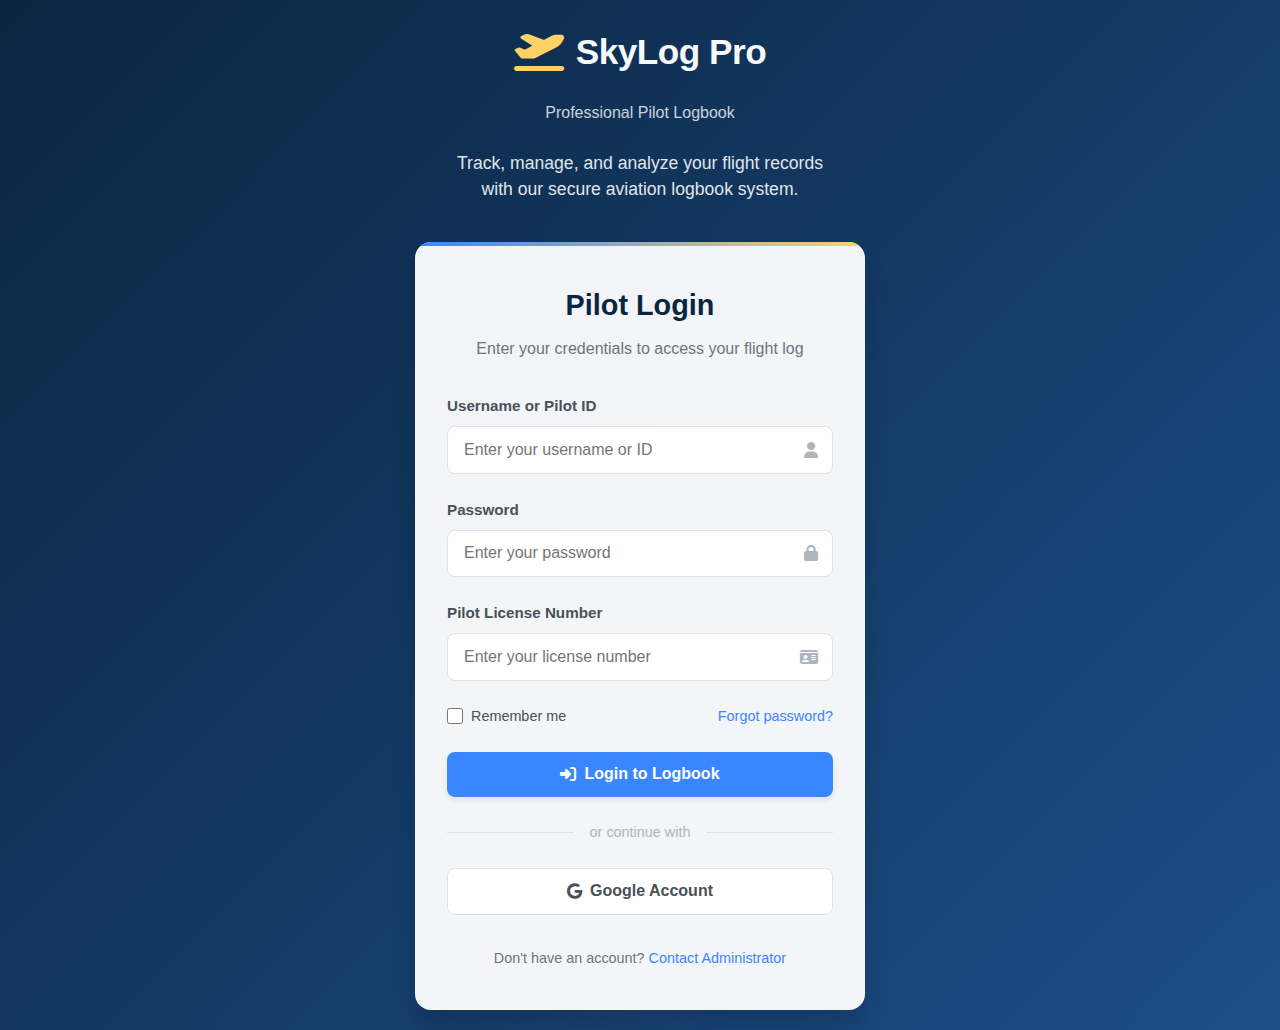
<file: index.html>
<!DOCTYPE html>
<html lang="en">
<head>
    <meta charset="UTF-8">
    <meta name="viewport" content="width=device-width, initial-scale=1.0">
    <title>SkyLog Pro | Pilot Login</title>
    <link rel="stylesheet" href="https://cdnjs.cloudflare.com/ajax/libs/font-awesome/6.4.0/css/all.min.css">
    <style>
        :root {
            --primary: #0a2540;
            --secondary: #1d4e89;
            --accent: #3a86ff;
            --gold: #ffd166;
            --light: #f8f9fa;
            --dark: #212529;
            --success: #06d6a0;
            --danger: #ef476f;
            --gray-100: #f8f9fa;
            --gray-200: #e9ecef;
            --gray-300: #dee2e6;
            --gray-400: #ced4da;
            --gray-500: #adb5bd;
            --gray-600: #6c757d;
            --gray-700: #495057;
            --gray-800: #343a40;
            --gray-900: #212529;
            --shadow-sm: 0 2px 4px rgba(0,0,0,0.05);
            --shadow: 0 4px 6px rgba(0,0,0,0.07);
            --shadow-lg: 0 10px 15px rgba(0,0,0,0.1);
            --shadow-xl: 0 20px 25px rgba(0,0,0,0.15);
            --border-radius: 8px;
            --border-radius-lg: 12px;
            --border-radius-xl: 16px;
            --transition: all 0.3s ease;
        }

        * {
            margin: 0;
            padding: 0;
            box-sizing: border-box;
            font-family: 'Inter', 'Segoe UI', Tahoma, Geneva, Verdana, sans-serif;
        }

        body {
            background: linear-gradient(135deg, #0a2540 0%, #1d4e89 100%);
            color: var(--light);
            line-height: 1.6;
            min-height: 100vh;
            display: flex;
            flex-direction: column;
            justify-content: center;
            align-items: center;
            padding: 20px;
            position: relative;
            overflow-x: hidden;
        }

        body::before {
            content: '';
            position: absolute;
            top: 0;
            left: 0;
            width: 100%;
            height: 100%;
            background: url('https://cdn.pixabay.com/photo/2018/09/25/17/14/airplane-3702676_960_720.jpg') no-repeat center center;
            background-size: cover;
            opacity: 0.15;
            z-index: -1;
        }

        .container {
            max-width: 450px;
            width: 100%;
            margin: 0 auto;
        }

        /* Header Styles */
        .login-header {
            text-align: center;
            margin-bottom: 2.5rem;
        }

        .logo {
            display: flex;
            align-items: center;
            justify-content: center;
            gap: 12px;
            margin-bottom: 1rem;
        }

        .logo-icon {
            font-size: 2.5rem;
            color: var(--gold);
        }

        .logo-text {
            font-size: 2.2rem;
            font-weight: 700;
            letter-spacing: -0.5px;
        }

        .logo-subtitle {
            font-size: 1rem;
            opacity: 0.8;
            font-weight: 400;
            margin-bottom: 1.5rem;
        }

        .login-tagline {
            font-size: 1.1rem;
            max-width: 400px;
            margin: 0 auto;
            opacity: 0.9;
            line-height: 1.5;
        }

        /* Login Card Styles */
        .login-card {
            background: rgba(255, 255, 255, 0.95);
            border-radius: var(--border-radius-xl);
            padding: 2.5rem 2rem;
            box-shadow: var(--shadow-xl);
            color: var(--dark);
            position: relative;
            overflow: hidden;
        }

        .login-card::before {
            content: '';
            position: absolute;
            top: 0;
            left: 0;
            width: 100%;
            height: 4px;
            background: linear-gradient(90deg, var(--accent), var(--gold));
        }

        .login-title {
            font-size: 1.8rem;
            font-weight: 700;
            margin-bottom: 0.5rem;
            color: var(--primary);
            text-align: center;
        }

        .login-subtitle {
            text-align: center;
            margin-bottom: 2rem;
            color: var(--gray-600);
            font-size: 1rem;
        }

        .form-group {
            margin-bottom: 1.5rem;
        }

        .form-label {
            display: block;
            margin-bottom: 0.5rem;
            font-weight: 600;
            color: var(--gray-700);
            font-size: 0.95rem;
        }

        .form-control {
            width: 100%;
            padding: 0.85rem 1rem;
            border: 1px solid var(--gray-300);
            border-radius: var(--border-radius);
            font-size: 1rem;
            transition: var(--transition);
            background: white;
            color: var(--gray-800);
        }

        .form-control:focus {
            outline: none;
            border-color: var(--accent);
            box-shadow: 0 0 0 3px rgba(58, 134, 255, 0.15);
        }

        .input-with-icon {
            position: relative;
        }

        .input-icon {
            position: absolute;
            right: 15px;
            top: 50%;
            transform: translateY(-50%);
            color: var(--gray-500);
        }

        .form-options {
            display: flex;
            justify-content: space-between;
            align-items: center;
            margin-bottom: 1.5rem;
            flex-wrap: wrap;
            gap: 0.5rem;
        }

        .remember-me {
            display: flex;
            align-items: center;
            gap: 0.5rem;
            font-size: 0.9rem;
            color: var(--gray-700);
        }

        .remember-me input {
            width: 16px;
            height: 16px;
        }

        .forgot-password {
            color: var(--accent);
            text-decoration: none;
            font-size: 0.9rem;
            font-weight: 500;
            transition: var(--transition);
        }

        .forgot-password:hover {
            color: var(--secondary);
            text-decoration: underline;
        }

        .btn {
            width: 100%;
            padding: 0.85rem 1.5rem;
            border: none;
            border-radius: var(--border-radius);
            font-size: 1rem;
            font-weight: 600;
            cursor: pointer;
            transition: var(--transition);
            display: flex;
            align-items: center;
            justify-content: center;
            gap: 8px;
        }

        .btn-primary {
            background: var(--accent);
            color: white;
            box-shadow: var(--shadow);
        }

        .btn-primary:hover {
            background: #2a75e6;
            transform: translateY(-2px);
            box-shadow: var(--shadow-lg);
        }

        .btn-google {
            background: white;
            color: var(--gray-700);
            border: 1px solid var(--gray-300);
            margin-top: 1rem;
        }

        .btn-google:hover {
            background: var(--gray-100);
            transform: translateY(-2px);
            box-shadow: var(--shadow);
        }

        .login-divider {
            display: flex;
            align-items: center;
            margin: 1.5rem 0;
            color: var(--gray-500);
        }

        .login-divider::before,
        .login-divider::after {
            content: '';
            flex: 1;
            height: 1px;
            background: var(--gray-300);
        }

        .login-divider span {
            padding: 0 1rem;
            font-size: 0.9rem;
        }

        .login-footer {
            text-align: center;
            margin-top: 2rem;
            color: var(--gray-600);
            font-size: 0.9rem;
        }

        .login-footer a {
            color: var(--accent);
            text-decoration: none;
            font-weight: 500;
            transition: var(--transition);
        }

        .login-footer a:hover {
            color: var(--secondary);
            text-decoration: underline;
        }

        /* Alert Styles */
        .alert {
            padding: 0.75rem 1rem;
            border-radius: var(--border-radius);
            margin-bottom: 1.5rem;
            display: flex;
            align-items: center;
            gap: 0.5rem;
            font-size: 0.9rem;
        }

        .alert-danger {
            background: rgba(239, 71, 111, 0.1);
            color: var(--danger);
            border: 1px solid rgba(239, 71, 111, 0.2);
        }

        .alert-success {
            background: rgba(6, 214, 160, 0.1);
            color: var(--success);
            border: 1px solid rgba(6, 214, 160, 0.2);
        }

        /* Demo Credentials */
        .demo-credentials {
            background: rgba(10, 37, 64, 0.05);
            border-radius: var(--border-radius);
            padding: 1rem;
            margin-top: 1.5rem;
            font-size: 0.85rem;
            color: var(--gray-700);
        }

        .demo-title {
            font-weight: 600;
            margin-bottom: 0.5rem;
            color: var(--primary);
        }

        .demo-item {
            margin-bottom: 0.25rem;
        }

        /* Animation */
        @keyframes fadeIn {
            from { opacity: 0; transform: translateY(10px); }
            to { opacity: 1; transform: translateY(0); }
        }

        .fade-in {
            animation: fadeIn 0.5s ease forwards;
        }

        /* Responsive Design */
        @media (max-width: 480px) {
            .login-card {
                padding: 2rem 1.5rem;
            }
            
            .logo-text {
                font-size: 1.8rem;
            }
            
            .logo-icon {
                font-size: 2rem;
            }
            
            .login-title {
                font-size: 1.5rem;
            }
            
            .form-options {
                flex-direction: column;
                align-items: flex-start;
            }
        }

        /* Loading State */
        .btn-loading {
            position: relative;
            color: transparent;
        }

        .btn-loading::after {
            content: '';
            position: absolute;
            width: 20px;
            height: 20px;
            top: 50%;
            left: 50%;
            margin-left: -10px;
            margin-top: -10px;
            border: 2px solid rgba(255, 255, 255, 0.3);
            border-radius: 50%;
            border-top-color: white;
            animation: spin 1s ease infinite;
        }

        @keyframes spin {
            to { transform: rotate(360deg); }
        }
    </style>
</head>
<body>
    <div class="container">
        <div class="login-header fade-in">
            <div class="logo">
                <div class="logo-icon">
                    <i class="fas fa-plane-departure"></i>
                </div>
                <div class="logo-text">SkyLog Pro</div>
            </div>
            <div class="logo-subtitle">Professional Pilot Logbook</div>
            <p class="login-tagline">Track, manage, and analyze your flight records with our secure aviation logbook system.</p>
        </div>

        <div class="login-card fade-in">
            <h1 class="login-title">Pilot Login</h1>
            <p class="login-subtitle">Enter your credentials to access your flight log</p>

            <div id="alertContainer"></div>

            <form id="loginForm">
                <div class="form-group">
                    <label for="username" class="form-label">Username or Pilot ID</label>
                    <div class="input-with-icon">
                        <input type="text" id="username" class="form-control" placeholder="Enter your username or ID" required>
                        <i class="fas fa-user input-icon"></i>
                    </div>
                </div>

                <div class="form-group">
                    <label for="password" class="form-label">Password</label>
                    <div class="input-with-icon">
                        <input type="password" id="password" class="form-control" placeholder="Enter your password" required>
                        <i class="fas fa-lock input-icon"></i>
                    </div>
                </div>

                <div class="form-group">
                    <label for="license" class="form-label">Pilot License Number</label>
                    <div class="input-with-icon">
                        <input type="text" id="license" class="form-control" placeholder="Enter your license number" required>
                        <i class="fas fa-id-card input-icon"></i>
                    </div>
                </div>

                <div class="form-options">
                    <div class="remember-me">
                        <input type="checkbox" id="remember">
                        <label for="remember">Remember me</label>
                    </div>
                    <a href="#" class="forgot-password">Forgot password?</a>
                </div>

                <button type="submit" class="btn btn-primary" id="loginBtn">
                    <i class="fas fa-sign-in-alt"></i> Login to Logbook
                </button>

                <div class="login-divider">
                    <span>or continue with</span>
                </div>

                <button type="button" class="btn btn-google">
                    <i class="fab fa-google"></i> Google Account
                </button>
            </form>

            <!--
            <div class="demo-credentials">
                <div class="demo-title">Demo Credentials (for testing):</div>
                <div class="demo-item"><strong>Username:</strong> pilot123</div>
                <div class="demo-item"><strong>Password:</strong> flysafe2023</div>
                <div class="demo-item"><strong>License:</strong> FAA-789456123</div>
            </div>
            -->

            <div class="login-footer">
                Don't have an account? <a href="#">Contact Administrator</a>
            </div>
        </div>
    </div>

    <script>
       document.addEventListener('DOMContentLoaded', function() {
        const loginForm = document.getElementById('loginForm');
        const loginBtn = document.getElementById('loginBtn');
        const alertContainer = document.getElementById('alertContainer');

        // defensive check so failures are obvious
        if (!loginForm || !loginBtn || !alertContainer) {
            console.error('Missing element(s):',
                { loginForm: !!loginForm, loginBtn: !!loginBtn, alertContainer: !!alertContainer });
            return;
        }
        console.log('Login script initialized — redirect will go to "html/page.html"');

        // Demo credentials (kept for reference; login will accept anything)
        const validCredentials = {
            username: 'pilot123',
            password: 'flysafe2023',
            license: 'FAA-789456123'
        };

        // Function to show alert
        function showAlert(message, type) {
            alertContainer.innerHTML = `
                <div class="alert alert-${type} fade-in">
                    <i class="fas fa-${type === 'danger' ? 'exclamation-triangle' : 'check-circle'}"></i>
                    ${message}
                </div>
            `;

            // Auto remove alert after 5 seconds
            setTimeout(() => {
                const alert = document.querySelector('.alert');
                if (alert) {
                    alert.remove();
                }
            }, 5000);
        }

        // Function to simulate login process — accepts anything as successful
        function loginUser(username, password, license) {
            return new Promise((resolve) => {
                setTimeout(() => {
                    // Accept anything as a successful login (demo mode)
                    resolve({ success: true, message: 'Login successful!' });
                }, 1500); // Simulate API call delay
            });
        }

        // Handle form submission
        loginForm.addEventListener('submit', async function(e) {
            e.preventDefault();

            // Get form values
            const username = document.getElementById('username').value.trim();
            const password = document.getElementById('password').value;
            const license = document.getElementById('license').value.trim();

            // NOTE: validation removed so ANY input (including empty) will be accepted

            // Show loading state
            loginBtn.innerHTML = 'Authenticating...';
            loginBtn.classList.add('btn-loading');
            loginBtn.disabled = true;

            try {
                // Attempt login (now always successful)
                const result = await loginUser(username, password, license);

                if (result.success) {
                    showAlert(result.message, 'success');

                    // Store login state (in a real app, this would be a secure token)
                    localStorage.setItem('isLoggedIn', 'true');
                    localStorage.setItem('username', username);

                    // Redirect to main app after a brief delay (use lowercase folder and replace)
                    setTimeout(() => {
                        window.location.replace('html/page.html');
                    }, 1500);
                } else {
                    showAlert(result.message, 'danger');

                    // Reset button state
                    loginBtn.innerHTML = '<i class="fas fa-sign-in-alt"></i> Login to Logbook';
                    loginBtn.classList.remove('btn-loading');
                    loginBtn.disabled = false;
                }
            } catch (error) {
                console.error('Login error:', error);
                showAlert('An error occurred during login. Please try again.', 'danger');

                // Reset button state
                loginBtn.innerHTML = '<i class="fas fa-sign-in-alt"></i> Login to Logbook';
                loginBtn.classList.remove('btn-loading');
                loginBtn.disabled = false;
            }
        });

        // Check if user is already logged in (for demo purposes)
        const isLoggedIn = localStorage.getItem('isLoggedIn');
        if (isLoggedIn === 'true') {
            showAlert('You are already logged in. Redirecting...', 'success');
            setTimeout(() => {
                window.location.replace('html/page.html');
            }, 2000);
        }

        // Add input animations
        const inputs = document.querySelectorAll('.form-control');
        inputs.forEach(input => {
            input.addEventListener('focus', function() {
                this.parentElement.classList.add('focused');
            });

            input.addEventListener('blur', function() {
                if (this.value === '') {
                    this.parentElement.classList.remove('focused');
                }
            });
        });
    });
    </script>
</body>
</html>
</file>
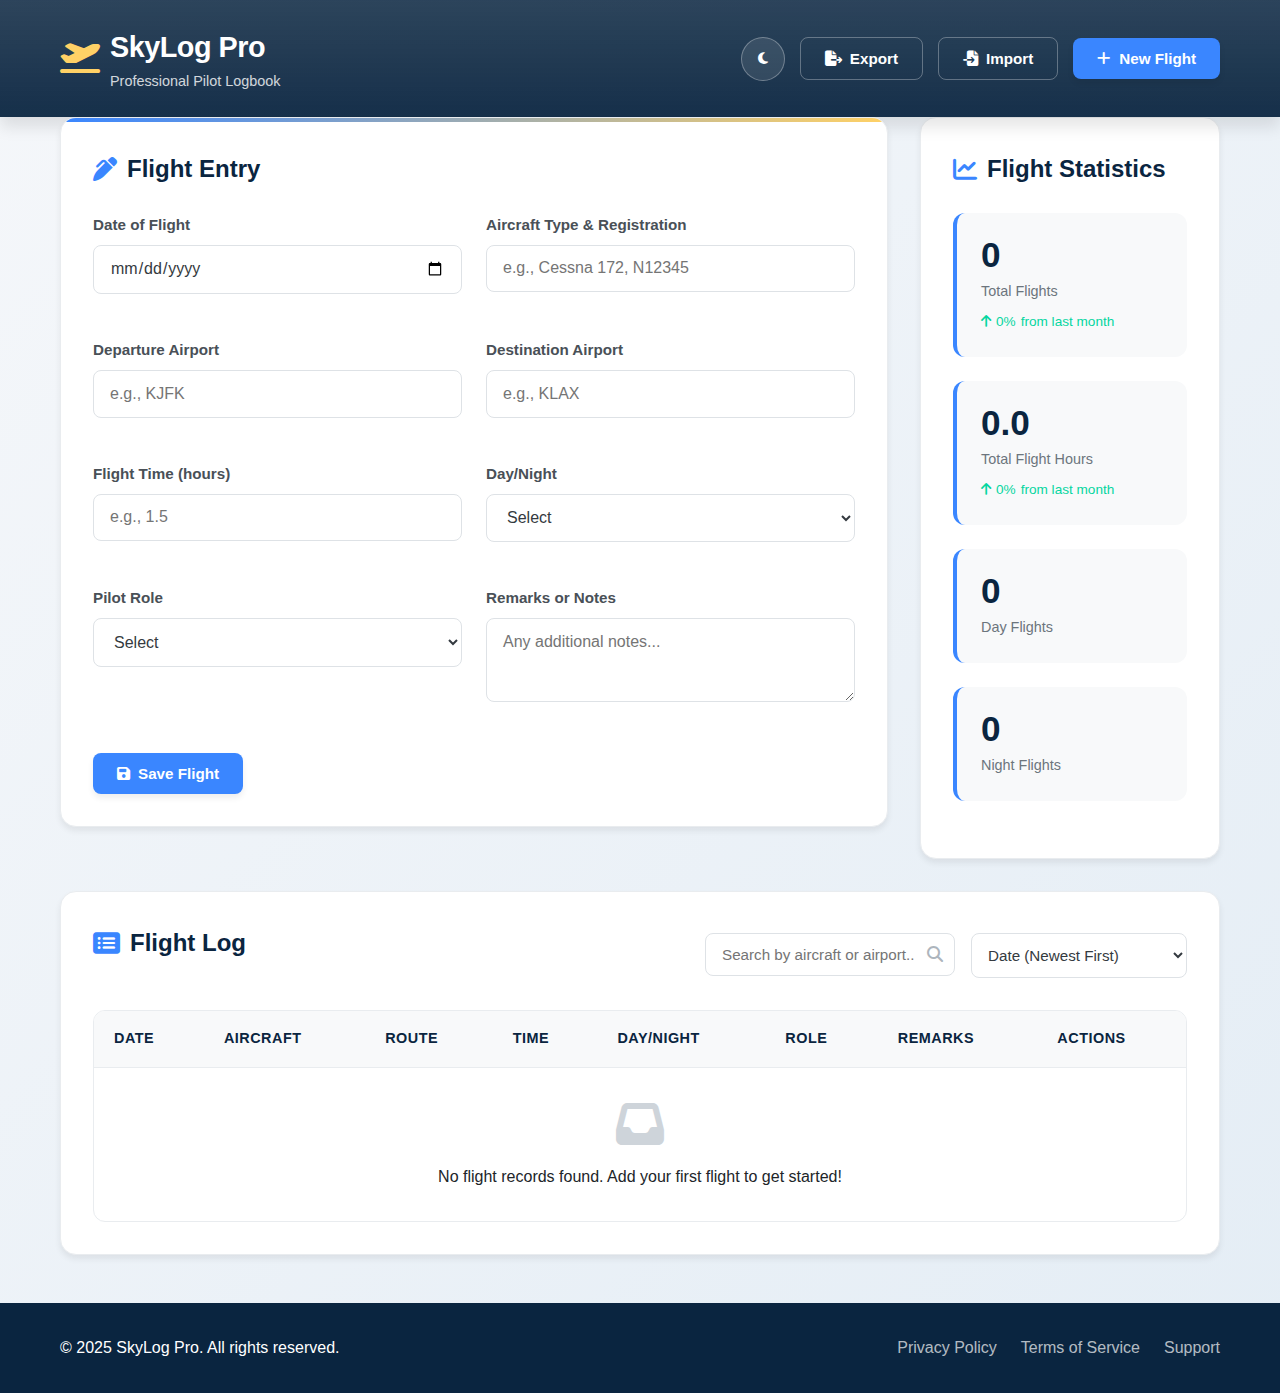
<file: html/page.html>
<!DOCTYPE html>
<html lang="en">
  <head>
    <meta charset="UTF-8" />
    <meta name="viewport" content="width=device-width, initial-scale=1.0" />
    <title>SkyLog Pro | Pilot Logbook</title>
    <link
      rel="stylesheet"
      href="https://cdnjs.cloudflare.com/ajax/libs/font-awesome/6.4.0/css/all.min.css"
    />
    <link rel="stylesheet" href="../css/styles.css" />
    <link rel="icon" href="favicon.ico" type="image/x-icon" />

    <script defer src="../js/script.js"></script>
  </head>

  <body>
    <header>
      <div class="container">
        <div class="header-content">
          <div class="logo">
            <div class="logo-icon">
              <i class="fas fa-plane-departure"></i>
            </div>
            <div>
              <div class="logo-text">SkyLog Pro</div>
              <div class="logo-subtitle">Professional Pilot Logbook</div>
            </div>
          </div>
          <div class="header-actions">
            <button
              class="theme-toggle"
              id="themeToggle"
              title="Toggle dark/light mode"
            >
              <i class="fas fa-moon" id="themeIcon"></i>
            </button>
            <button class="btn btn-outline" id="exportBtn">
              <i class="fas fa-file-export"></i> Export
            </button>
            <button class="btn btn-outline" id="importBtn">
              <i class="fas fa-file-import"></i> Import
            </button>
            <button class="btn btn-primary" id="newFlightBtn">
              <i class="fas fa-plus"></i> New Flight
            </button>
          </div>
        </div>
      </div>
    </header>

    <main class="container">
      <div class="dashboard">
        <section class="form-section" id="formSection">
          <h2 class="section-title">
            <i class="fas fa-pen-alt"></i> Flight Entry
          </h2>
          <form id="flightForm">
            <div class="form-grid">
              <div class="form-group">
                <label for="date" class="form-label">Date of Flight</label>
                <input type="date" id="date" class="form-control" required />
              </div>
              <div class="form-group">
                <label for="aircraftType" class="form-label"
                  >Aircraft Type & Registration</label
                >
                <input
                  type="text"
                  id="aircraftType"
                  class="form-control"
                  placeholder="e.g., Cessna 172, N12345"
                  required
                />
              </div>
              <div class="form-group">
                <label for="departure" class="form-label"
                  >Departure Airport</label
                >
                <input
                  type="text"
                  id="departure"
                  class="form-control"
                  placeholder="e.g., KJFK"
                  required
                />
              </div>
              <div class="form-group">
                <label for="destination" class="form-label"
                  >Destination Airport</label
                >
                <input
                  type="text"
                  id="destination"
                  class="form-control"
                  placeholder="e.g., KLAX"
                  required
                />
              </div>
              <div class="form-group">
                <label for="flightTime" class="form-label"
                  >Flight Time (hours)</label
                >
                <input
                  type="number"
                  id="flightTime"
                  class="form-control"
                  min="0"
                  step="0.1"
                  placeholder="e.g., 1.5"
                  required
                />
              </div>
              <div class="form-group">
                <label for="dayNight" class="form-label">Day/Night</label>
                <select id="dayNight" class="form-control" required>
                  <option value="">Select</option>
                  <option value="Day">Day</option>
                  <option value="Night">Night</option>
                </select>
              </div>
              <div class="form-group">
                <label for="pilotRole" class="form-label">Pilot Role</label>
                <select id="pilotRole" class="form-control" required>
                  <option value="">Select</option>
                  <option value="PIC">Pilot in Command (PIC)</option>
                  <option value="Co-Pilot">Co-Pilot</option>
                  <option value="Student">Student</option>
                  <option value="Instructor">Instructor</option>
                </select>
              </div>
              <div class="form-group">
                <label for="remarks" class="form-label">Remarks or Notes</label>
                <textarea
                  id="remarks"
                  class="form-control"
                  rows="3"
                  placeholder="Any additional notes..."
                ></textarea>
              </div>
            </div>
            <div class="form-actions">
              <button type="submit" class="btn btn-primary" id="submitBtn">
                <i class="fas fa-save"></i> Save Flight
              </button>
              <button
                type="button"
                class="btn btn-secondary hidden"
                id="cancelBtn"
              >
                <i class="fas fa-times"></i> Cancel
              </button>
            </div>
          </form>
        </section>

        <section class="stats-section">
          <h2 class="section-title">
            <i class="fas fa-chart-line"></i> Flight Statistics
          </h2>
          <div class="stats-grid">
            <div class="stat-card">
              <div class="stat-value" id="totalFlights">0</div>
              <div class="stat-label">Total Flights</div>
              <div class="stat-change positive">
                <i class="fas fa-arrow-up"></i>
                <span id="flightsChange">0%</span> from last month
              </div>
            </div>
            <div class="stat-card">
              <div class="stat-value" id="totalHours">0.0</div>
              <div class="stat-label">Total Flight Hours</div>
              <div class="stat-change positive">
                <i class="fas fa-arrow-up"></i>
                <span id="hoursChange">0%</span> from last month
              </div>
            </div>
            <div class="stat-card">
              <div class="stat-value" id="dayFlights">0</div>
              <div class="stat-label">Day Flights</div>
            </div>
            <div class="stat-card">
              <div class="stat-value" id="nightFlights">0</div>
              <div class="stat-label">Night Flights</div>
            </div>
          </div>
        </section>
      </div>

      <section class="entries-section">
        <div class="section-header">
          <h2 class="section-title">
            <i class="fas fa-list-alt"></i> Flight Log
          </h2>
          <div class="search-sort">
            <div class="search-box">
              <input
                type="text"
                id="searchInput"
                placeholder="Search by aircraft or airport..."
              />
              <span class="search-icon"><i class="fas fa-search"></i></span>
            </div>
            <div class="sort-options">
              <select id="sortSelect">
                <option value="date-desc">Date (Newest First)</option>
                <option value="date-asc">Date (Oldest First)</option>
                <option value="time-desc">Flight Time (High to Low)</option>
                <option value="time-asc">Flight Time (Low to High)</option>
              </select>
            </div>
          </div>
        </div>

        <div class="table-container">
          <table id="flightsTable">
            <thead>
              <tr>
                <th>Date</th>
                <th>Aircraft</th>
                <th>Route</th>
                <th>Time</th>
                <th>Day/Night</th>
                <th>Role</th>
                <th>Remarks</th>
                <th>Actions</th>
              </tr>
            </thead>
            <tbody id="flightsTableBody">
              <!-- Flight entries -->
            </tbody>
          </table>
        </div>

        <div class="cards-container" id="flightsCardsContainer">
          <!-- Flight cards will be populated here for mobile view -->
        </div>
      </section>
    </main>

    <!-- Delete Confirmation Modal -->
    <div class="modal" id="deleteModal">
      <div class="modal-content">
        <div class="modal-header">
          <h3 class="modal-title">Confirm Deletion</h3>
          <button class="close-modal">&times;</button>
        </div>
        <div class="modal-body">
          <p>
            Are you sure you want to delete this flight record? This action
            cannot be undone.
          </p>
        </div>
        <div class="modal-footer">
          <button class="btn btn-secondary" id="cancelDelete">Cancel</button>
          <button class="btn btn-danger" id="confirmDelete">
            Delete Flight
          </button>
        </div>
      </div>
    </div>

    <!-- Export Modal -->
    <div class="modal" id="exportModal">
      <div class="modal-content">
        <div class="modal-header">
          <h3 class="modal-title">Export Flight Log</h3>
          <button class="close-modal">&times;</button>
        </div>
        <div class="modal-body">
          <p>Choose the format for exporting your flight log:</p>
          <div class="form-group mt-2">
            <label for="exportFormat" class="form-label">Export Format</label>
            <select id="exportFormat" class="form-control">
              <option value="csv">CSV (Comma Separated Values)</option>
              <option value="json">JSON (JavaScript Object Notation)</option>
            </select>
          </div>
        </div>
        <div class="modal-footer">
          <button class="btn btn-secondary" id="cancelExport">Cancel</button>
          <button class="btn btn-primary" id="confirmExport">
            Export Data
          </button>
        </div>
      </div>
    </div>

    <footer>
      <div class="container">
        <div class="footer-content">
          <div class="copyright">
            &copy; 2025 SkyLog Pro. All rights reserved.
          </div>
          <div class="footer-links">
            <a href="#">Privacy Policy</a>
            <a href="#">Terms of Service</a>
            <a href="#">Support</a>
          </div>
        </div>
      </div>
    </footer>
  </body>
</html>
</file>
<file: css/styles.css>
:root {
            --primary: #0a2540;
            --secondary: #1d4e89;
            --accent: #3a86ff;
            --gold: #ffd166;
            --light: #f8f9fa;
            --dark: #212529;
            --success: #06d6a0;
            --danger: #ef476f;
            --gray-100: #f8f9fa;
            --gray-200: #e9ecef;
            --gray-300: #dee2e6;
            --gray-400: #ced4da;
            --gray-500: #adb5bd;
            --gray-600: #6c757d;
            --gray-700: #495057;
            --gray-800: #343a40;
            --gray-900: #212529;
            --shadow-sm: 0 2px 4px rgba(0,0,0,0.05);
            --shadow: 0 4px 6px rgba(0,0,0,0.07);
            --shadow-lg: 0 10px 15px rgba(0,0,0,0.1);
            --shadow-xl: 0 20px 25px rgba(0,0,0,0.15);
            --border-radius: 8px;
            --border-radius-lg: 12px;
            --border-radius-xl: 16px;
            --transition: all 0.3s ease;
        }

        [data-theme="dark"] {
            --primary: #0d1b2a;
            --secondary: #1b3a4b;
            --accent: #3a86ff;
            --gold: #ffd166;
            --light: #1a1d21;
            --dark: #f8f9fa;
            --gray-100: #212529;
            --gray-200: #343a40;
            --gray-300: #495057;
            --gray-400: #6c757d;
            --gray-500: #adb5bd;
            --gray-600: #ced4da;
            --gray-700: #dee2e6;
            --gray-800: #e9ecef;
            --gray-900: #f8f9fa;
        }

        * {
            margin: 0;
            padding: 0;
            box-sizing: border-box;
            font-family: 'Inter', 'Segoe UI', Tahoma, Geneva, Verdana, sans-serif;
        }

        body {
            background: linear-gradient(135deg, #f5f7fa 0%, #e4edf5 100%);
            color: var(--dark);
            line-height: 1.6;
            min-height: 100vh;
            transition: var(--transition);
        }

        [data-theme="dark"] body {
            background: linear-gradient(135deg, #0a0e14 0%, #1a2530 100%);
        }

        .container {
            max-width: 1200px;
            margin: 0 auto;
            padding: 0 20px;
        }

        /* Header Styles */
        header {
            background: linear-gradient(rgba(10, 37, 64, 0.85), rgba(10, 37, 64, 0.95)), 
                        url('https://cdn.pixabay.com/photo/2019/09/05/15/25/airbus-4454338_1280.jpg');
            background-size: cover;
            background-position: center 30%;
            color: white;
            padding: 1.5rem 0;
            box-shadow: var(--shadow-lg);
            position: relative;
            overflow: hidden;
        }

        [data-theme="dark"] header {
            background: linear-gradient(rgba(13, 27, 42, 0.85), rgba(13, 27, 42, 0.95)), 
                        url('https://cdn.pixabay.com/photo/2019/09/05/15/25/airbus-4454338_1280.jpg');
        }

        .header-content {
            display: flex;
            justify-content: space-between;
            align-items: center;
            position: relative;
            z-index: 2;
        }

        .logo {
            display: flex;
            align-items: center;
            gap: 10px;
        }

        .logo-icon {
            font-size: 2rem;
            color: var(--gold);
        }

        .logo-text {
            font-size: 1.8rem;
            font-weight: 700;
            letter-spacing: -0.5px;
        }

        .logo-subtitle {
            font-size: 0.9rem;
            opacity: 0.8;
            font-weight: 400;
        }

        .header-actions {
            display: flex;
            gap: 15px;
            align-items: center;
        }

        .theme-toggle {
            background: rgba(255, 255, 255, 0.1);
            border: 1px solid rgba(255, 255, 255, 0.3);
            color: white;
            width: 44px;
            height: 44px;
            border-radius: 50%;
            display: flex;
            align-items: center;
            justify-content: center;
            cursor: pointer;
            transition: var(--transition);
        }

        .theme-toggle:hover {
            background: rgba(255, 255, 255, 0.2);
            transform: translateY(-2px);
        }

        .btn {
            padding: 0.75rem 1.5rem;
            border: none;
            border-radius: var(--border-radius);
            font-size: 0.95rem;
            font-weight: 600;
            cursor: pointer;
            transition: var(--transition);
            display: flex;
            align-items: center;
            gap: 8px;
        }

        .btn-primary {
            background: var(--accent);
            color: white;
            box-shadow: var(--shadow);
        }

        .btn-primary:hover {
            background: #2a75e6;
            transform: translateY(-2px);
            box-shadow: var(--shadow-lg);
        }

        .btn-outline {
            background: transparent;
            color: white;
            border: 1px solid rgba(255,255,255,0.3);
        }

        .btn-outline:hover {
            background: rgba(255,255,255,0.1);
            transform: translateY(-2px);
        }

        /* Main Content */
        main {
            padding: 2rem 0;
        }

        .dashboard {
            display: grid;
            grid-template-columns: 1fr 300px;
            gap: 2rem;
            margin-bottom: 2rem;
        }

        @media (max-width: 992px) {
            .dashboard {
                grid-template-columns: 1fr;
            }
        }

        /* Form Styles */
        .form-section {
            background: white;
            border-radius: var(--border-radius-xl);
            padding: 2rem;
            margin-bottom: 2rem;
            box-shadow: var(--shadow);
            border: 1px solid var(--gray-200);
            position: relative;
            overflow: hidden;
            transition: var(--transition);
        }

        [data-theme="dark"] .form-section {
            background: var(--gray-100);
            border-color: var(--gray-200);
        }

        .form-section::before {
            content: '';
            position: absolute;
            top: 0;
            left: 0;
            width: 100%;
            height: 4px;
            background: linear-gradient(90deg, var(--accent), var(--gold));
        }

        .section-title {
            display: flex;
            align-items: center;
            gap: 10px;
            margin-bottom: 1.5rem;
            color: var(--primary);
            transition: var(--transition);
        }

        [data-theme="dark"] .section-title {
            color: var(--gray-800);
        }

        .section-title i {
            color: var(--accent);
        }

        .form-grid {
            display: grid;
            grid-template-columns: repeat(auto-fit, minmax(250px, 1fr));
            gap: 1.5rem;
        }

        .form-group {
            margin-bottom: 1.25rem;
        }

        .form-label {
            display: block;
            margin-bottom: 0.5rem;
            font-weight: 600;
            color: var(--gray-700);
            font-size: 0.95rem;
            transition: var(--transition);
        }

        [data-theme="dark"] .form-label {
            color: var(--gray-600);
        }

        .form-control {
            width: 100%;
            padding: 0.85rem 1rem;
            border: 1px solid var(--gray-300);
            border-radius: var(--border-radius);
            font-size: 1rem;
            transition: var(--transition);
            background: white;
            color: var(--gray-800);
        }

        [data-theme="dark"] .form-control {
            background: var(--gray-200);
            border-color: var(--gray-300);
            color: var(--gray-800);
        }

        .form-control:focus {
            outline: none;
            border-color: var(--accent);
            box-shadow: 0 0 0 3px rgba(58, 134, 255, 0.15);
        }

        .form-actions {
            display: flex;
            gap: 1rem;
            margin-top: 1.5rem;
            flex-wrap: wrap;
        }

        .btn-success {
            background: var(--success);
            color: white;
        }

        .btn-success:hover {
            background: #05c290;
            transform: translateY(-2px);
        }

        .btn-danger {
            background: var(--danger);
            color: white;
        }

        .btn-danger:hover {
            background: #e63a62;
            transform: translateY(-2px);
        }

        /* Statistics Section */
        .stats-section {
            background: white;
            border-radius: var(--border-radius-xl);
            padding: 2rem;
            box-shadow: var(--shadow);
            border: 1px solid var(--gray-200);
            transition: var(--transition);
        }

        [data-theme="dark"] .stats-section {
            background: var(--gray-100);
            border-color: var(--gray-200);
        }

        .stats-grid {
            display: grid;
            grid-template-columns: 1fr;
            gap: 1.5rem;
        }

        .stat-card {
            background: var(--gray-100);
            padding: 1.5rem;
            border-radius: var(--border-radius-lg);
            border-left: 4px solid var(--accent);
            transition: var(--transition);
        }

        [data-theme="dark"] .stat-card {
            background: var(--gray-200);
        }

        .stat-card:hover {
            transform: translateY(-5px);
            box-shadow: var(--shadow);
        }

        .stat-value {
            font-size: 2.2rem;
            font-weight: 700;
            color: var(--primary);
            line-height: 1;
            margin-bottom: 0.5rem;
            transition: var(--transition);
        }

        [data-theme="dark"] .stat-value {
            color: var(--gray-800);
        }

        .stat-label {
            font-size: 0.9rem;
            color: var(--gray-600);
            font-weight: 500;
            transition: var(--transition);
        }

        .stat-change {
            display: flex;
            align-items: center;
            gap: 5px;
            font-size: 0.85rem;
            margin-top: 0.5rem;
        }

        .positive {
            color: var(--success);
        }

        .negative {
            color: var(--danger);
        }

        /* Entries Section */
        .entries-section {
            background: white;
            border-radius: var(--border-radius-xl);
            padding: 2rem;
            box-shadow: var(--shadow);
            border: 1px solid var(--gray-200);
            transition: var(--transition);
        }

        [data-theme="dark"] .entries-section {
            background: var(--gray-100);
            border-color: var(--gray-200);
        }

        .section-header {
            display: flex;
            justify-content: space-between;
            align-items: center;
            margin-bottom: 1.5rem;
            flex-wrap: wrap;
            gap: 1rem;
        }

        .search-sort {
            display: flex;
            gap: 1rem;
            flex-wrap: wrap;
        }

        .search-box {
            position: relative;
        }

        .search-box input {
            padding: 0.75rem 2.5rem 0.75rem 1rem;
            border: 1px solid var(--gray-300);
            border-radius: var(--border-radius);
            width: 250px;
            font-size: 0.95rem;
            transition: var(--transition);
            background: white;
            color: var(--gray-800);
        }

        [data-theme="dark"] .search-box input {
            background: var(--gray-200);
            border-color: var(--gray-300);
            color: var(--gray-800);
        }

        .search-box input:focus {
            outline: none;
            border-color: var(--accent);
            box-shadow: 0 0 0 3px rgba(58, 134, 255, 0.15);
        }

        .search-icon {
            position: absolute;
            right: 12px;
            top: 50%;
            transform: translateY(-50%);
            color: var(--gray-500);
        }

        .sort-options select {
            padding: 0.75rem;
            border: 1px solid var(--gray-300);
            border-radius: var(--border-radius);
            font-size: 0.95rem;
            background: white;
            cursor: pointer;
            color: var(--gray-800);
            transition: var(--transition);
        }

        [data-theme="dark"] .sort-options select {
            background: var(--gray-200);
            border-color: var(--gray-300);
            color: var(--gray-800);
        }

        /* Table Styles */
        .table-container {
            overflow-x: auto;
            border-radius: var(--border-radius-lg);
            border: 1px solid var(--gray-200);
            transition: var(--transition);
        }

        [data-theme="dark"] .table-container {
            border-color: var(--gray-200);
        }

        table {
            width: 100%;
            border-collapse: collapse;
        }

        th, td {
            padding: 1rem 1.25rem;
            text-align: left;
            border-bottom: 1px solid var(--gray-200);
            transition: var(--transition);
        }

        [data-theme="dark"] th, [data-theme="dark"] td {
            border-color: var(--gray-200);
        }

        th {
            background-color: var(--gray-100);
            color: var(--primary);
            font-weight: 600;
            font-size: 0.9rem;
            text-transform: uppercase;
            letter-spacing: 0.5px;
            transition: var(--transition);
        }

        [data-theme="dark"] th {
            background-color: var(--gray-200);
            color: var(--gray-700);
        }

        tr {
            transition: var(--transition);
        }

        tr:last-child td {
            border-bottom: none;
        }

        tr:hover {
            background-color: var(--gray-100);
        }

        [data-theme="dark"] tr:hover {
            background-color: var(--gray-200);
        }

        .actions {
            display: flex;
            gap: 0.5rem;
        }

        .btn-sm {
            padding: 0.5rem 0.75rem;
            font-size: 0.85rem;
            border-radius: var(--border-radius);
        }

        .btn-edit {
            background: rgba(58, 134, 255, 0.1);
            color: var(--accent);
            border: 1px solid rgba(58, 134, 255, 0.2);
        }

        .btn-edit:hover {
            background: var(--accent);
            color: white;
        }

        .btn-delete {
            background: rgba(239, 71, 111, 0.1);
            color: var(--danger);
            border: 1px solid rgba(239, 71, 111, 0.2);
        }

        .btn-delete:hover {
            background: var(--danger);
            color: white;
        }

        /* Card View for Mobile */
        .cards-container {
            display: none;
            grid-template-columns: repeat(auto-fill, minmax(300px, 1fr));
            gap: 1.5rem;
        }

        .flight-card {
            background: white;
            border-radius: var(--border-radius-lg);
            padding: 1.5rem;
            box-shadow: var(--shadow-sm);
            border: 1px solid var(--gray-200);
            transition: var(--transition);
            position: relative;
            overflow: hidden;
        }

        [data-theme="dark"] .flight-card {
            background: var(--gray-100);
            border-color: var(--gray-200);
        }

        .flight-card::before {
            content: '';
            position: absolute;
            top: 0;
            left: 0;
            width: 100%;
            height: 4px;
            background: linear-gradient(90deg, var(--accent), var(--gold));
        }

        .flight-card:hover {
            transform: translateY(-5px);
            box-shadow: var(--shadow-lg);
        }

        .card-header {
            display: flex;
            justify-content: space-between;
            align-items: flex-start;
            margin-bottom: 1rem;
        }

        .card-date {
            font-weight: 700;
            color: var(--primary);
            font-size: 1.1rem;
            transition: var(--transition);
        }

        [data-theme="dark"] .card-date {
            color: var(--gray-800);
        }

        .card-role {
            background: var(--gray-100);
            padding: 0.25rem 0.75rem;
            border-radius: 20px;
            font-size: 0.8rem;
            font-weight: 600;
            color: var(--gray-700);
            transition: var(--transition);
        }

        [data-theme="dark"] .card-role {
            background: var(--gray-200);
            color: var(--gray-600);
        }

        .card-route {
            font-size: 1.2rem;
            font-weight: 700;
            margin-bottom: 0.5rem;
            display: flex;
            align-items: center;
            gap: 10px;
        }

        .card-route i {
            color: var(--accent);
        }

        .card-details {
            display: grid;
            grid-template-columns: 1fr 1fr;
            gap: 0.75rem;
            margin-bottom: 1rem;
        }

        .card-detail {
            font-size: 0.9rem;
            display: flex;
            flex-direction: column;
        }

        .card-detail-label {
            font-weight: 600;
            color: var(--gray-600);
            font-size: 0.8rem;
            margin-bottom: 0.25rem;
            transition: var(--transition);
        }

        .card-remarks {
            margin-top: 0.5rem;
            padding-top: 0.75rem;
            border-top: 1px solid var(--gray-200);
            font-size: 0.9rem;
            color: var(--gray-700);
            transition: var(--transition);
        }

        [data-theme="dark"] .card-remarks {
            border-color: var(--gray-200);
            color: var(--gray-600);
        }

        .card-actions {
            display: flex;
            gap: 0.5rem;
            margin-top: 1rem;
        }

        /* Modal Styles */
        .modal {
            display: none;
            position: fixed;
            top: 0;
            left: 0;
            width: 100%;
            height: 100%;
            background: rgba(0, 0, 0, 0.5);
            z-index: 1000;
            align-items: center;
            justify-content: center;
            padding: 20px;
        }

        .modal-content {
            background: white;
            border-radius: var(--border-radius-xl);
            padding: 2rem;
            max-width: 500px;
            width: 100%;
            box-shadow: var(--shadow-xl);
            position: relative;
            transition: var(--transition);
        }

        [data-theme="dark"] .modal-content {
            background: var(--gray-100);
        }

        .modal-header {
            display: flex;
            justify-content: space-between;
            align-items: center;
            margin-bottom: 1.5rem;
        }

        .modal-title {
            font-size: 1.5rem;
            font-weight: 700;
            color: var(--primary);
            transition: var(--transition);
        }

        [data-theme="dark"] .modal-title {
            color: var(--gray-800);
        }

        .close-modal {
            background: none;
            border: none;
            font-size: 1.5rem;
            cursor: pointer;
            color: var(--gray-500);
            transition: var(--transition);
        }

        .close-modal:hover {
            color: var(--danger);
        }

        .modal-body {
            margin-bottom: 1.5rem;
        }

        .modal-footer {
            display: flex;
            justify-content: flex-end;
            gap: 1rem;
        }

        /* Footer */
        footer {
            background-color: var(--primary);
            color: white;
            padding: 2rem 0;
            margin-top: 3rem;
            transition: var(--transition);
        }

        [data-theme="dark"] footer {
            background-color: var(--primary);
        }

        .footer-content {
            display: flex;
            justify-content: space-between;
            align-items: center;
            flex-wrap: wrap;
            gap: 1rem;
        }

        .footer-links {
            display: flex;
            gap: 1.5rem;
        }

        .footer-links a {
            color: rgba(255,255,255,0.7);
            text-decoration: none;
            transition: var(--transition);
        }

        .footer-links a:hover {
            color: white;
        }

        /* Responsive Design */
        @media (max-width: 768px) {
            .header-content {
                flex-direction: column;
                align-items: flex-start;
                gap: 1rem;
            }
            
            .header-actions {
                width: 100%;
                justify-content: space-between;
            }
            
            .table-container {
                display: none;
            }
            
            .cards-container {
                display: grid;
            }
            
            .search-sort {
                width: 100%;
            }
            
            .search-box input {
                width: 100%;
            }
            
            .form-grid {
                grid-template-columns: 1fr;
            }
            
            .dashboard {
                grid-template-columns: 1fr;
            }
            
            .section-header {
                flex-direction: column;
                align-items: flex-start;
            }
            
            .form-actions {
                flex-direction: column;
            }
            
            .form-actions .btn {
                width: 100%;
                justify-content: center;
            }
        }

        @media (max-width: 480px) {
            .cards-container {
                grid-template-columns: 1fr;
            }
            
            .card-details {
                grid-template-columns: 1fr;
            }
            
            .footer-content {
                flex-direction: column;
                text-align: center;
            }
            
            .footer-links {
                justify-content: center;
            }
        }

        /* Utility Classes */
        .hidden {
            display: none;
        }

        .text-center {
            text-align: center;
        }

        .mt-1 {
            margin-top: 0.5rem;
        }

        .mt-2 {
            margin-top: 1rem;
        }

        .mb-1 {
            margin-bottom: 0.5rem;
        }

        .mb-2 {
            margin-bottom: 1rem;
        }

        /* Animation for new entries */
        @keyframes fadeIn {
            from { opacity: 0; transform: translateY(10px); }
            to { opacity: 1; transform: translateY(0); }
        }

        .fade-in {
            animation: fadeIn 0.5s ease forwards;
        }

        /* Theme transition */
        * {
            transition: background-color 0.3s ease, color 0.3s ease, border-color 0.3s ease;
        }
</file>
